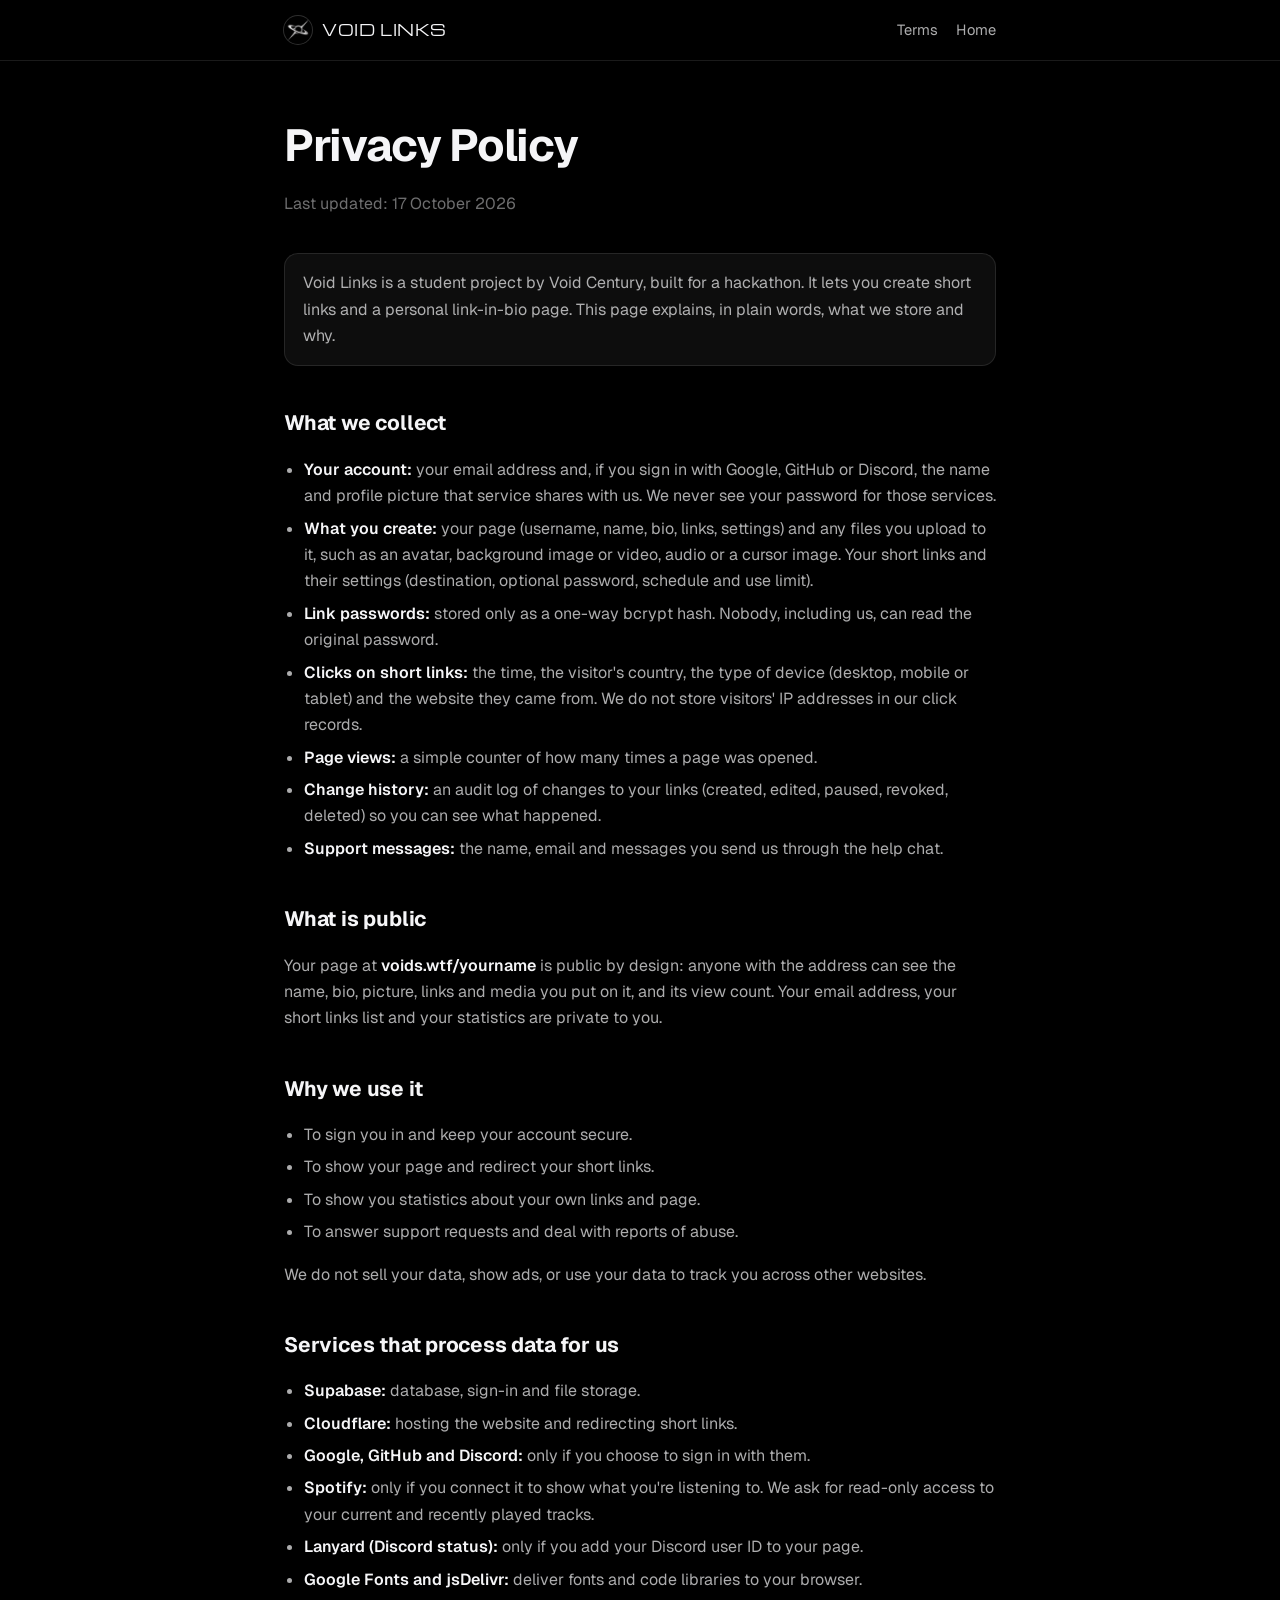
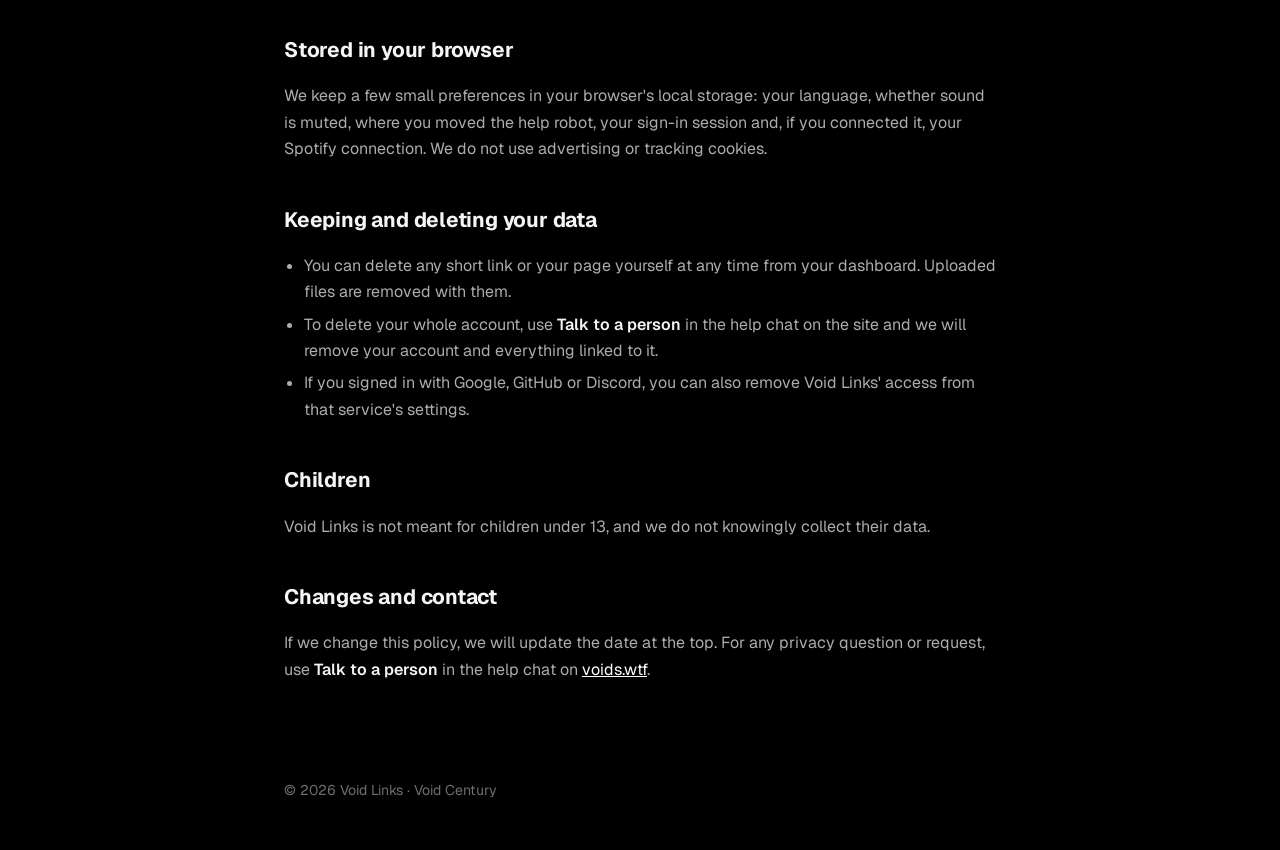
<file: privacy.html>
<!DOCTYPE html>
<html lang="en">
<head>
  <meta charset="UTF-8">
  <meta name="viewport" content="width=device-width, initial-scale=1.0">
  <title>Privacy Policy · Void Links</title>
  <link rel="icon" type="image/png" sizes="32x32" href="assets/brand/favicon-32.png">
  <link rel="icon" type="image/png" sizes="192x192" href="assets/brand/quasar-192.png">
  <link rel="apple-touch-icon" href="assets/brand/apple-touch-icon.png">
  <meta name="theme-color" content="#000000">
  <meta name="description" content="What Void Links collects, why, who processes it, and how to delete it.">
  <link rel="preconnect" href="https://fonts.googleapis.com">
  <link rel="preconnect" href="https://fonts.gstatic.com" crossorigin>
  <link href="https://fonts.googleapis.com/css2?family=Geist:wght@300..800&family=Geist+Mono:wght@400;500&family=Michroma&display=swap" rel="stylesheet">
  <style>
    :root { --text: #f5f5f7; --muted: rgba(245,245,247,.7); --dim: rgba(245,245,247,.45); --line: rgba(255,255,255,.1); }
    * { box-sizing: border-box; }
    html, body { margin: 0; background: #000; color: var(--text); font-family: 'Geist', Inter, -apple-system, 'Segoe UI', sans-serif; line-height: 1.65; }
    header { position: sticky; top: 0; background: rgba(0,0,0,.85); backdrop-filter: blur(10px); border-bottom: 1px solid var(--line); }
    .bar { max-width: 760px; margin: 0 auto; padding: 16px 24px; display: flex; justify-content: space-between; align-items: center; }
    .brand { display: inline-flex; align-items: center; gap: 10px; color: var(--text); text-decoration: none; font-family: 'Michroma', 'Geist', sans-serif; font-size: .95rem; letter-spacing: .04em; text-transform: uppercase; }
    .brand::before { content: ''; width: 28px; height: 28px; border-radius: 50%; background: #000 url('assets/brand/quasar-64.png') center / cover; box-shadow: 0 0 0 1px rgba(255,255,255,.18); }
    .bar nav a { color: var(--muted); text-decoration: none; margin-left: 18px; font-size: .92rem; }
    .bar nav a:hover { color: #fff; }
    main { max-width: 760px; margin: 0 auto; padding: 48px 24px 80px; }
    h1 { font-family: 'Geist', sans-serif; font-size: clamp(2rem, 6vw, 2.8rem); letter-spacing: -.03em; margin: 0 0 8px; }
    .updated { color: var(--dim); margin: 0 0 36px; }
    h2 { font-family: 'Geist', sans-serif; font-size: 1.3rem; margin: 40px 0 10px; letter-spacing: -.01em; }
    p, li { color: var(--muted); }
    strong { color: var(--text); font-weight: 600; }
    ul { padding-left: 20px; }
    li { margin: 6px 0; }
    a { color: #fff; }
    .note { padding: 16px 18px; border-radius: 14px; background: rgba(255,255,255,.05); border: 1px solid var(--line); }
    footer { max-width: 760px; margin: 0 auto; padding: 0 24px 48px; color: var(--dim); font-size: .88rem; }
  </style>
</head>
<body>
<header>
  <div class="bar">
    <a class="brand" href="index.html">Void Links</a>
    <nav><a href="terms.html">Terms</a><a href="index.html">Home</a></nav>
  </div>
</header>
<main>
  <h1>Privacy Policy</h1>
  <p class="updated">Last updated: 17 October 2026</p>

  <p class="note">Void Links is a student project by Void Century, built for a hackathon. It lets you create short links and a personal link-in-bio page. This page explains, in plain words, what we store and why.</p>

  <h2>What we collect</h2>
  <ul>
    <li><strong>Your account:</strong> your email address and, if you sign in with Google, GitHub or Discord, the name and profile picture that service shares with us. We never see your password for those services.</li>
    <li><strong>What you create:</strong> your page (username, name, bio, links, settings) and any files you upload to it, such as an avatar, background image or video, audio or a cursor image. Your short links and their settings (destination, optional password, schedule and use limit).</li>
    <li><strong>Link passwords:</strong> stored only as a one-way bcrypt hash. Nobody, including us, can read the original password.</li>
    <li><strong>Clicks on short links:</strong> the time, the visitor's country, the type of device (desktop, mobile or tablet) and the website they came from. We do not store visitors' IP addresses in our click records.</li>
    <li><strong>Page views:</strong> a simple counter of how many times a page was opened.</li>
    <li><strong>Change history:</strong> an audit log of changes to your links (created, edited, paused, revoked, deleted) so you can see what happened.</li>
    <li><strong>Support messages:</strong> the name, email and messages you send us through the help chat.</li>
  </ul>

  <h2>What is public</h2>
  <p>Your page at <strong>voids.wtf/yourname</strong> is public by design: anyone with the address can see the name, bio, picture, links and media you put on it, and its view count. Your email address, your short links list and your statistics are private to you.</p>

  <h2>Why we use it</h2>
  <ul>
    <li>To sign you in and keep your account secure.</li>
    <li>To show your page and redirect your short links.</li>
    <li>To show you statistics about your own links and page.</li>
    <li>To answer support requests and deal with reports of abuse.</li>
  </ul>
  <p>We do not sell your data, show ads, or use your data to track you across other websites.</p>

  <h2>Services that process data for us</h2>
  <ul>
    <li><strong>Supabase:</strong> database, sign-in and file storage.</li>
    <li><strong>Cloudflare:</strong> hosting the website and redirecting short links.</li>
    <li><strong>Google, GitHub and Discord:</strong> only if you choose to sign in with them.</li>
    <li><strong>Spotify:</strong> only if you connect it to show what you're listening to. We ask for read-only access to your current and recently played tracks.</li>
    <li><strong>Lanyard (Discord status):</strong> only if you add your Discord user ID to your page.</li>
    <li><strong>Google Fonts and jsDelivr:</strong> deliver fonts and code libraries to your browser.</li>
  </ul>

  <h2>Stored in your browser</h2>
  <p>We keep a few small preferences in your browser's local storage: your language, whether sound is muted, where you moved the help robot, your sign-in session and, if you connected it, your Spotify connection. We do not use advertising or tracking cookies.</p>

  <h2>Keeping and deleting your data</h2>
  <ul>
    <li>You can delete any short link or your page yourself at any time from your dashboard. Uploaded files are removed with them.</li>
    <li>To delete your whole account, use <strong>Talk to a person</strong> in the help chat on the site and we will remove your account and everything linked to it.</li>
    <li>If you signed in with Google, GitHub or Discord, you can also remove Void Links' access from that service's settings.</li>
  </ul>

  <h2>Children</h2>
  <p>Void Links is not meant for children under 13, and we do not knowingly collect their data.</p>

  <h2>Changes and contact</h2>
  <p>If we change this policy, we will update the date at the top. For any privacy question or request, use <strong>Talk to a person</strong> in the help chat on <a href="index.html">voids.wtf</a>.</p>
</main>
<footer>© 2026 Void Links · Void Century</footer>
</body>
</html>
</file>
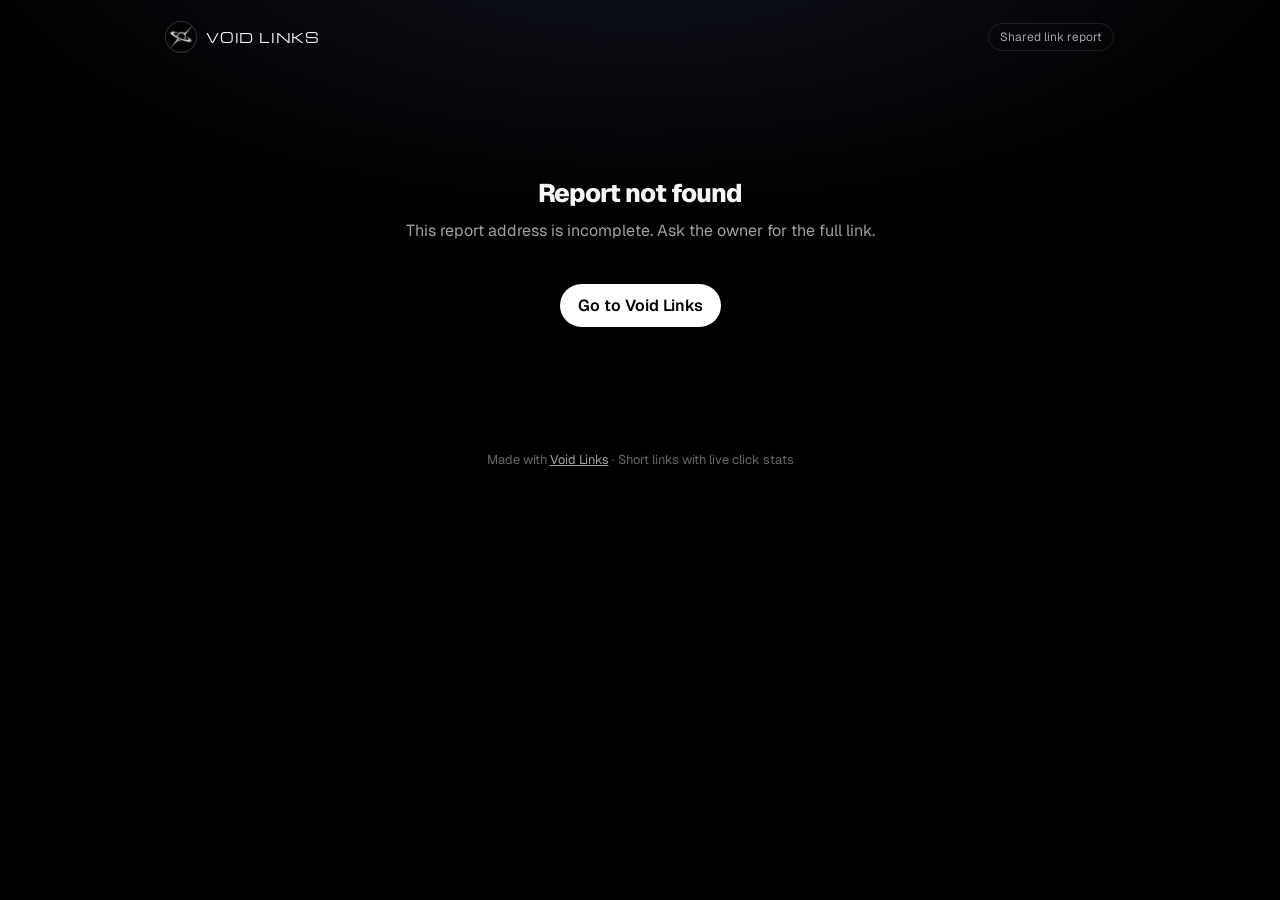
<file: report.html>
<!DOCTYPE html>
<html lang="en">
<head>
  <meta charset="UTF-8">
  <meta name="viewport" content="width=device-width, initial-scale=1.0">
  <meta name="robots" content="noindex">
  <meta name="referrer" content="no-referrer">
  <title>Link report · Void Links</title>
  <link rel="icon" type="image/png" sizes="32x32" href="assets/brand/favicon-32.png">
  <link rel="icon" type="image/png" sizes="192x192" href="assets/brand/quasar-192.png">
  <link rel="apple-touch-icon" href="assets/brand/apple-touch-icon.png">
  <meta name="theme-color" content="#000000">
  <link rel="preconnect" href="https://fonts.googleapis.com">
  <link rel="preconnect" href="https://fonts.gstatic.com" crossorigin>
  <link href="https://fonts.googleapis.com/css2?family=Geist:wght@300..800&family=Geist+Mono:wght@400;500&family=Michroma&display=swap" rel="stylesheet">
  <style>
    :root {
      --text: #f5f5f7;
      --muted: rgba(245,245,247,.66);
      --dim: rgba(245,245,247,.42);
      --line: rgba(255,255,255,.1);
      --panel: rgba(14,14,17,.86);
      --mono: 'Geist Mono', ui-monospace, monospace;
    }
    * { box-sizing: border-box; }
    html, body { margin: 0; background: #000; color: var(--text); font-family: 'Geist', -apple-system, 'Segoe UI', sans-serif; }
    body { min-height: 100vh; background: radial-gradient(ellipse 80% 50% at 50% -10%, rgba(80,90,140,.22), transparent 70%), #000; }
    a { color: inherit; }
    .wrap { max-width: 980px; margin: 0 auto; padding: 22px 16px 60px; }
    header { display: flex; align-items: center; justify-content: space-between; gap: 12px; margin-bottom: 34px; }
    .brand { display: flex; align-items: center; gap: 10px; text-decoration: none; font-family: 'Michroma', sans-serif; font-size: .82rem; letter-spacing: .06em; }
    .brand i { width: 30px; height: 30px; border-radius: 50%; background: #000 url("assets/brand/quasar-64.png") center / cover; box-shadow: 0 0 0 1px rgba(255,255,255,.18); }
    .pill { font-size: .75rem; color: var(--muted); border: 1px solid var(--line); border-radius: 999px; padding: 5px 11px; }
    h1 { font-size: clamp(1.7rem, 5vw, 2.6rem); letter-spacing: -.035em; margin: 0 0 8px; font-weight: 800; word-break: break-all; }
    .sub { color: var(--muted); margin: 0 0 26px; line-height: 1.6; }
    .sub b { color: var(--text); font-weight: 600; }
    .grid { display: grid; gap: 14px; grid-template-columns: repeat(4, 1fr); }
    .panel { background: var(--panel); border: 1px solid var(--line); border-radius: 16px; padding: 18px; min-width: 0; }
    .kpi small, .panel h2 { display: block; font-size: .78rem; color: var(--dim); font-weight: 500; margin: 0 0 8px; text-transform: none; letter-spacing: 0; }
    .kpi b { font-size: 1.9rem; letter-spacing: -.03em; }
    .wide { grid-column: 1 / -1; }
    .half { grid-column: span 2; }
    .bars { display: flex; align-items: flex-end; gap: 3px; height: 150px; }
    .bars i { flex: 1; min-width: 2px; border-radius: 3px 3px 1px 1px; background: linear-gradient(180deg, #fff, rgba(255,255,255,.35)); position: relative; }
    .bars i.zero { background: rgba(255,255,255,.07); height: 3px !important; }
    .bars i:hover::after { content: attr(data-tip); position: absolute; bottom: calc(100% + 6px); left: 50%; transform: translateX(-50%); white-space: nowrap; font-size: .72rem; background: #fff; color: #000; padding: 4px 7px; border-radius: 6px; z-index: 2; }
    .axis { display: flex; justify-content: space-between; color: var(--dim); font-size: .72rem; margin-top: 8px; }
    .rows { display: grid; gap: 10px; }
    .row { display: grid; grid-template-columns: minmax(0, 1fr) auto; gap: 4px 10px; font-size: .9rem; }
    .row span { overflow: hidden; text-overflow: ellipsis; white-space: nowrap; }
    .row b { font-weight: 600; font-variant-numeric: tabular-nums; }
    .row em { grid-column: 1 / -1; height: 5px; border-radius: 3px; background: rgba(255,255,255,.08); overflow: hidden; }
    .row em::after { content: ''; display: block; height: 100%; width: var(--w); border-radius: 3px; background: linear-gradient(90deg, rgba(255,255,255,.45), #fff); }
    .empty { color: var(--dim); font-size: .9rem; }
    .note { color: var(--dim); font-size: .78rem; margin-top: 22px; line-height: 1.6; }
    .state { text-align: center; padding: 90px 10px; }
    .state h1 { font-size: 1.6rem; }
    .btn { display: inline-block; margin-top: 14px; background: #fff; color: #000; text-decoration: none; font-weight: 600; padding: 11px 18px; border-radius: 999px; }
    footer { text-align: center; color: var(--dim); font-size: .8rem; margin-top: 34px; }
    footer a { color: var(--muted); }
    @media (max-width: 760px) { .grid { grid-template-columns: repeat(2, 1fr); } .half { grid-column: 1 / -1; } .bars { height: 110px; gap: 2px; } }
  </style>
</head>
<body>
<div class="wrap">
  <header>
    <a class="brand" href="/"><i aria-hidden="true"></i>VOID LINKS</a>
    <span class="pill">Shared link report</span>
  </header>
  <main id="out"><div class="state"><p class="sub">Loading report…</p></div></main>
  <footer>Made with <a href="/">Void Links</a> · Short links with live click stats</footer>
</div>
<script src="supabase-config.js"></script>
<script>
// A different report pasted into the same tab: load it
window.addEventListener('hashchange', () => location.reload());
(function () {
  const cfg = window.SUPABASE_CONFIG;
  const out = document.getElementById('out');
  const esc = s => String(s).replace(/[&<>"']/g, c => ({ '&': '&amp;', '<': '&lt;', '>': '&gt;', '"': '&quot;', "'": '&#39;' }[c]));
  const fmt = n => Number(n || 0).toLocaleString();
  const token = (location.hash.slice(1) || new URLSearchParams(location.search).get('t') || '').trim();

  function state(title, text) {
    out.innerHTML = `<div class="state"><h1>${esc(title)}</h1><p class="sub">${esc(text)}</p><a class="btn" href="/">Go to Void Links</a></div>`;
  }
  if (!/^[a-f0-9]{16,64}$/i.test(token)) { state('Report not found', 'This report address is incomplete. Ask the owner for the full link.'); return; }

  let regionName = null;
  try { regionName = new Intl.DisplayNames(undefined, { type: 'region' }); } catch (_) {}
  const flag = cc => /^[A-Z]{2}$/.test(cc) ? String.fromCodePoint(...[...cc].map(c => 0x1F1A5 + c.charCodeAt(0))) : '🌐';
  const country = cc => cc === '??' ? 'Unknown' : (regionName ? (regionName.of(cc) || cc) : cc);
  const device = d => ({ mobile: 'Phone', desktop: 'Computer', tablet: 'Tablet', bot: 'Bot', other: 'Other' }[d] || (d.charAt(0).toUpperCase() + d.slice(1)));

  function rows(list, label) {
    if (!list.length) return '<p class="empty">No clicks yet</p>';
    const max = Math.max(...list.map(x => x.n));
    return '<div class="rows">' + list.map(x => `<div class="row"><span>${label(x.k)}</span><b>${fmt(x.n)}</b><em style="--w:${(x.n / max * 100).toFixed(1)}%"></em></div>`).join('') + '</div>';
  }
  function bars(series, tip) {
    const max = Math.max(1, ...series.map(x => x.n));
    return '<div class="bars">' + series.map(x => `<i class="${x.n ? '' : 'zero'}" style="height:${(x.n / max * 100).toFixed(1)}%" data-tip="${esc(tip(x))}"></i>`).join('') + '</div>';
  }

  fetch(cfg.url + '/rest/v1/rpc/get_shared_report', {
    method: 'POST',
    headers: { apikey: cfg.key, 'Content-Type': 'application/json' },
    body: JSON.stringify({ p_token: token }),
  }).then(r => r.ok ? r.json() : Promise.reject(r.status)).then(d => {
    if (!d) { state('Report not available', 'The owner turned sharing off for this link, or the link was deleted.'); return; }
    // Last 30 days, one bar per day (days without clicks included)
    const byDay = new Map(d.days.map(x => [x.d, x.n]));
    const days = [];
    for (let i = 29; i >= 0; i--) {
      const t = new Date(Date.now() - i * 864e5);
      const key = t.toISOString().slice(0, 10);
      days.push({ d: key, n: byDay.get(key) || 0 });
    }
    const last30 = days.reduce((a, x) => a + x.n, 0);
    const last7 = days.slice(-7).reduce((a, x) => a + x.n, 0);
    const byHour = new Map(d.hours.map(x => [x.h, x.n]));
    const hours = Array.from({ length: 24 }, (_, h) => ({ h, n: byHour.get(h) || 0 }));
    const busiest = hours.reduce((a, b) => (b.n > a.n ? b : a), hours[0]);
    const dayLabel = s => new Date(s + 'T12:00:00Z').toLocaleDateString(undefined, { month: 'short', day: 'numeric' });
    const short = (cfg.linkUrl || 'https://go.voids.wtf').replace(/^https?:\/\//, '') + '/' + d.slug;
    document.title = short + ' · Link report';

    out.innerHTML = `
      <h1>${esc(short)}</h1>
      <p class="sub">Goes to <b>${esc(d.site)}</b> · created ${esc(new Date(d.created).toLocaleDateString(undefined, { year: 'numeric', month: 'short', day: 'numeric' }))}</p>
      <div class="grid">
        <div class="panel kpi"><small>All-time clicks</small><b>${fmt(d.total)}</b></div>
        <div class="panel kpi"><small>Last 30 days</small><b>${fmt(last30)}</b></div>
        <div class="panel kpi"><small>Last 7 days</small><b>${fmt(last7)}</b></div>
        <div class="panel kpi"><small>Busiest hour (UTC)</small><b>${busiest.n ? String(busiest.h).padStart(2, '0') + ':00' : '—'}</b></div>
        <div class="panel wide"><h2>Clicks per day, last 30 days</h2>${bars(days, x => `${dayLabel(x.d)}: ${fmt(x.n)}`)}<div class="axis"><span>${esc(dayLabel(days[0].d))}</span><span>Today</span></div></div>
        <div class="panel half"><h2>Countries</h2>${rows(d.countries, k => `${flag(k)} ${esc(country(k))}`)}</div>
        <div class="panel half"><h2>Where clicks come from</h2>${rows(d.referrers, k => esc(k))}</div>
        <div class="panel half"><h2>Devices</h2>${rows(d.devices, k => esc(device(k)))}</div>
        <div class="panel half"><h2>Clicks by hour (UTC)</h2>${bars(hours, x => `${String(x.h).padStart(2, '0')}:00: ${fmt(x.n)}`)}<div class="axis"><span>00:00</span><span>12:00</span><span>23:00</span></div></div>
      </div>
      <p class="note">Shared by the owner of this link. Countries, devices, sources and hours cover the last 90 days. Only totals are shown, never individual visitors.</p>`;
  }).catch(e => { console.error(e); state('Report not available yet', "Couldn't load this report. Try again in a moment."); });
})();
</script>
</body>
</html>
</file>
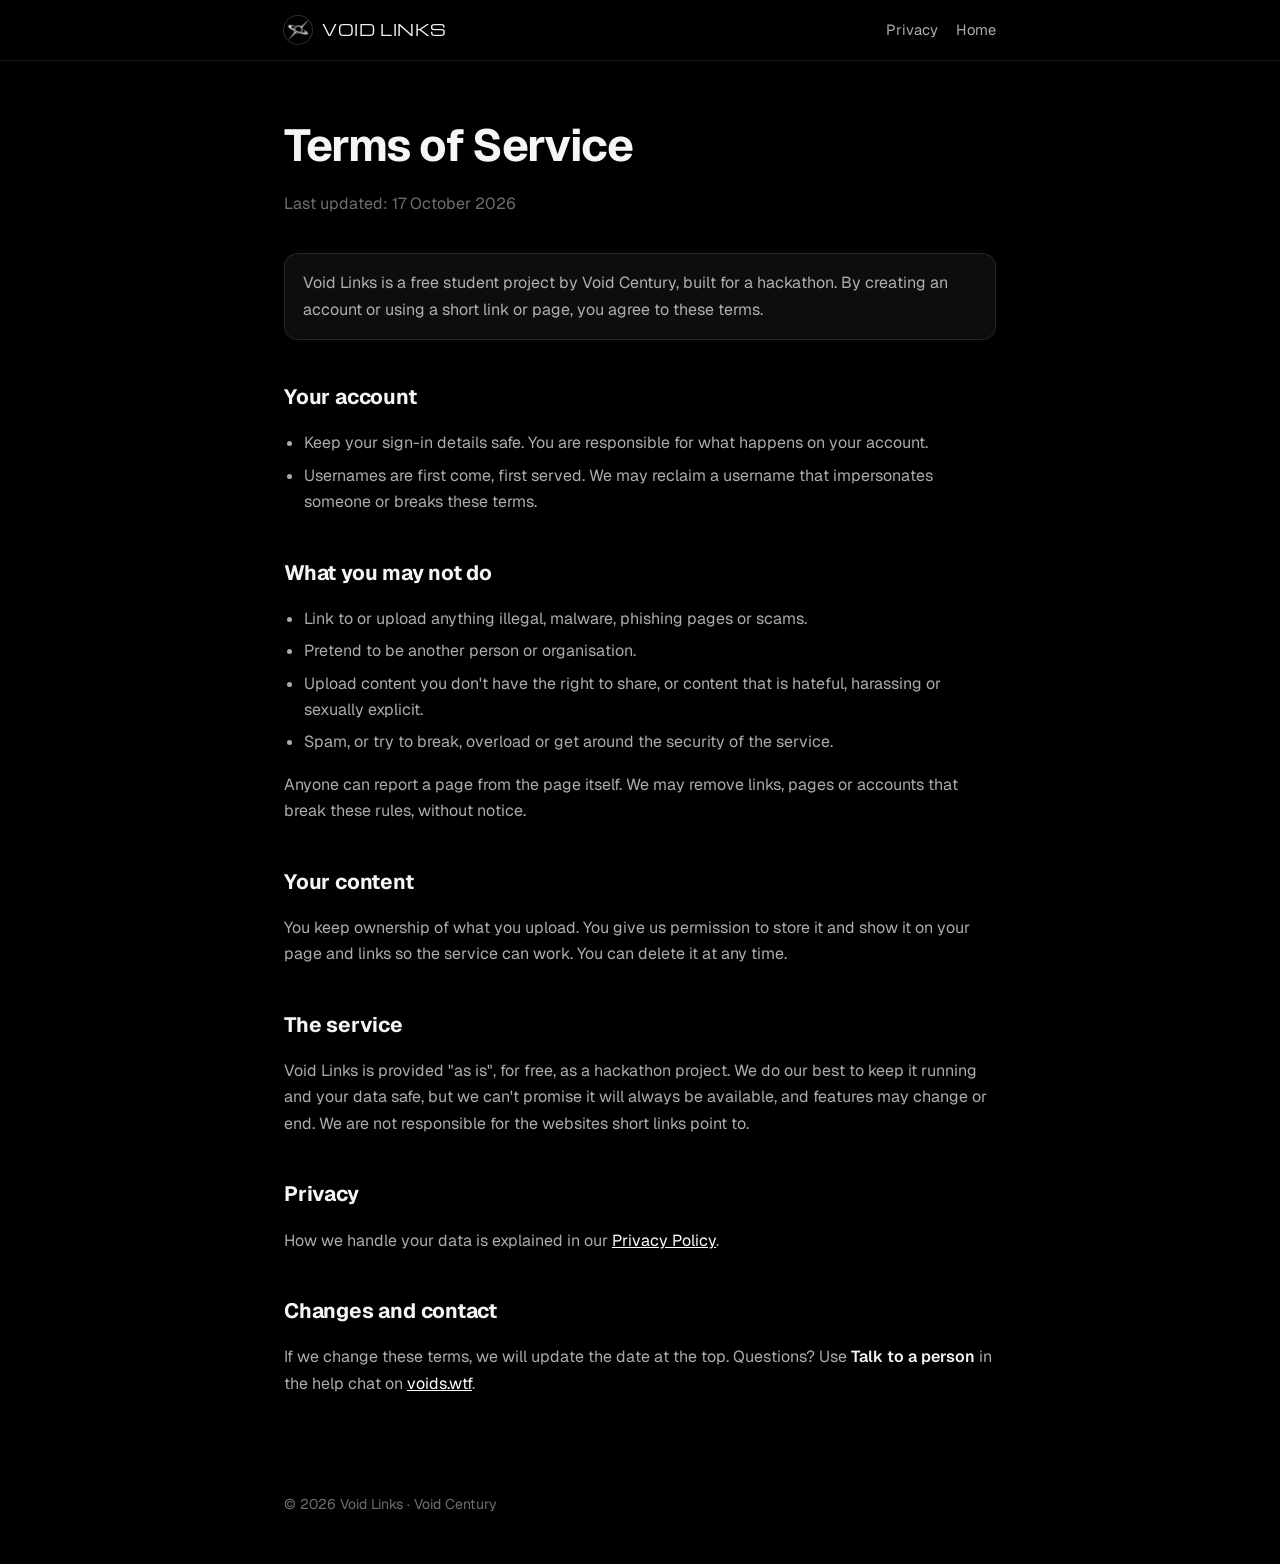
<file: terms.html>
<!DOCTYPE html>
<html lang="en">
<head>
  <meta charset="UTF-8">
  <meta name="viewport" content="width=device-width, initial-scale=1.0">
  <title>Terms of Service · Void Links</title>
  <link rel="icon" type="image/png" sizes="32x32" href="assets/brand/favicon-32.png">
  <link rel="icon" type="image/png" sizes="192x192" href="assets/brand/quasar-192.png">
  <link rel="apple-touch-icon" href="assets/brand/apple-touch-icon.png">
  <meta name="theme-color" content="#000000">
  <meta name="description" content="The rules for using Void Links short links and pages.">
  <link rel="preconnect" href="https://fonts.googleapis.com">
  <link rel="preconnect" href="https://fonts.gstatic.com" crossorigin>
  <link href="https://fonts.googleapis.com/css2?family=Geist:wght@300..800&family=Geist+Mono:wght@400;500&family=Michroma&display=swap" rel="stylesheet">
  <style>
    :root { --text: #f5f5f7; --muted: rgba(245,245,247,.7); --dim: rgba(245,245,247,.45); --line: rgba(255,255,255,.1); }
    * { box-sizing: border-box; }
    html, body { margin: 0; background: #000; color: var(--text); font-family: 'Geist', Inter, -apple-system, 'Segoe UI', sans-serif; line-height: 1.65; }
    header { position: sticky; top: 0; background: rgba(0,0,0,.85); backdrop-filter: blur(10px); border-bottom: 1px solid var(--line); }
    .bar { max-width: 760px; margin: 0 auto; padding: 16px 24px; display: flex; justify-content: space-between; align-items: center; }
    .brand { display: inline-flex; align-items: center; gap: 10px; color: var(--text); text-decoration: none; font-family: 'Michroma', 'Geist', sans-serif; font-size: .95rem; letter-spacing: .04em; text-transform: uppercase; }
    .brand::before { content: ''; width: 28px; height: 28px; border-radius: 50%; background: #000 url('assets/brand/quasar-64.png') center / cover; box-shadow: 0 0 0 1px rgba(255,255,255,.18); }
    .bar nav a { color: var(--muted); text-decoration: none; margin-left: 18px; font-size: .92rem; }
    .bar nav a:hover { color: #fff; }
    main { max-width: 760px; margin: 0 auto; padding: 48px 24px 80px; }
    h1 { font-family: 'Geist', sans-serif; font-size: clamp(2rem, 6vw, 2.8rem); letter-spacing: -.03em; margin: 0 0 8px; }
    .updated { color: var(--dim); margin: 0 0 36px; }
    h2 { font-family: 'Geist', sans-serif; font-size: 1.3rem; margin: 40px 0 10px; letter-spacing: -.01em; }
    p, li { color: var(--muted); }
    strong { color: var(--text); font-weight: 600; }
    ul { padding-left: 20px; }
    li { margin: 6px 0; }
    a { color: #fff; }
    .note { padding: 16px 18px; border-radius: 14px; background: rgba(255,255,255,.05); border: 1px solid var(--line); }
    footer { max-width: 760px; margin: 0 auto; padding: 0 24px 48px; color: var(--dim); font-size: .88rem; }
  </style>
</head>
<body>
<header>
  <div class="bar">
    <a class="brand" href="index.html">Void Links</a>
    <nav><a href="privacy.html">Privacy</a><a href="index.html">Home</a></nav>
  </div>
</header>
<main>
  <h1>Terms of Service</h1>
  <p class="updated">Last updated: 17 October 2026</p>

  <p class="note">Void Links is a free student project by Void Century, built for a hackathon. By creating an account or using a short link or page, you agree to these terms.</p>

  <h2>Your account</h2>
  <ul>
    <li>Keep your sign-in details safe. You are responsible for what happens on your account.</li>
    <li>Usernames are first come, first served. We may reclaim a username that impersonates someone or breaks these terms.</li>
  </ul>

  <h2>What you may not do</h2>
  <ul>
    <li>Link to or upload anything illegal, malware, phishing pages or scams.</li>
    <li>Pretend to be another person or organisation.</li>
    <li>Upload content you don't have the right to share, or content that is hateful, harassing or sexually explicit.</li>
    <li>Spam, or try to break, overload or get around the security of the service.</li>
  </ul>
  <p>Anyone can report a page from the page itself. We may remove links, pages or accounts that break these rules, without notice.</p>

  <h2>Your content</h2>
  <p>You keep ownership of what you upload. You give us permission to store it and show it on your page and links so the service can work. You can delete it at any time.</p>

  <h2>The service</h2>
  <p>Void Links is provided "as is", for free, as a hackathon project. We do our best to keep it running and your data safe, but we can't promise it will always be available, and features may change or end. We are not responsible for the websites short links point to.</p>

  <h2>Privacy</h2>
  <p>How we handle your data is explained in our <a href="privacy.html">Privacy Policy</a>.</p>

  <h2>Changes and contact</h2>
  <p>If we change these terms, we will update the date at the top. Questions? Use <strong>Talk to a person</strong> in the help chat on <a href="index.html">voids.wtf</a>.</p>
</main>
<footer>© 2026 Void Links · Void Century</footer>
</body>
</html>
</file>
